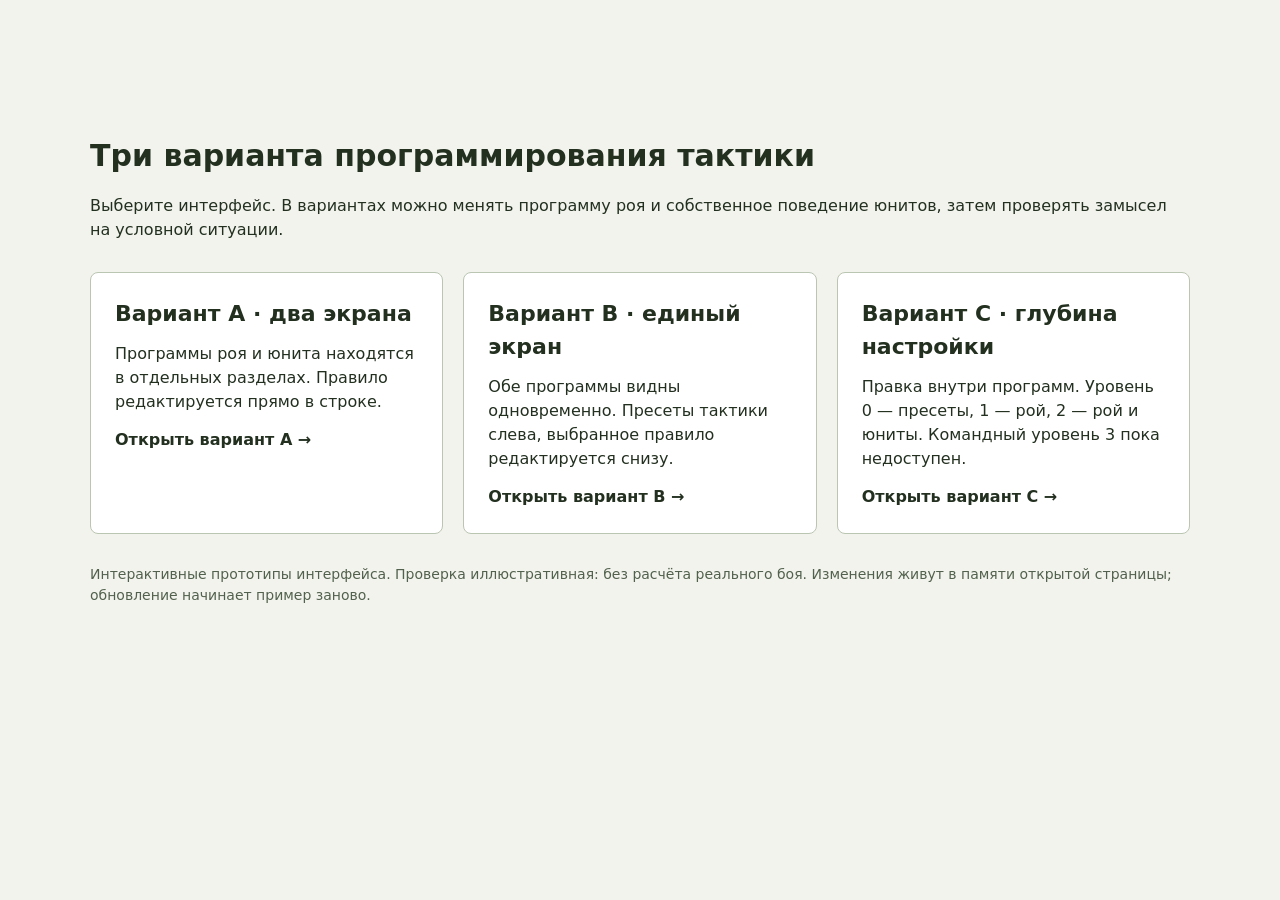
<file: index.html>
<!doctype html>
<html lang="ru"><head><meta charset="utf-8"><meta name="viewport" content="width=device-width, initial-scale=1"><meta name="robots" content="noindex, nofollow, noarchive"><title>SOTF — три варианта интерфейса</title>
<style>body{margin:0;background:#f2f3ed;color:#233020;font:16px/1.5 system-ui,Segoe UI,sans-serif}main{max-width:1100px;margin:10vh auto;padding:28px}h1{font-size:30px;line-height:1.2}.variants{display:grid;grid-template-columns:repeat(3,minmax(0,1fr));gap:20px;margin:30px 0}a{display:block;color:inherit;background:white;border:1px solid #bac5b2;border-radius:8px;padding:24px;text-decoration:none}a:hover,a:focus-visible{outline:3px solid #39582e;outline-offset:3px}h2{margin:0 0 12px;font-size:22px}p{margin:0 0 14px}.hint{font-size:14px;color:#52614d}@media(max-width:600px){.variants{grid-template-columns:1fr}main{margin:24px auto;padding:20px}}</style></head>
<body><main><h1>Три варианта программирования тактики</h1><p>Выберите интерфейс. В вариантах можно менять программу роя и собственное поведение юнитов, затем проверять замысел на условной ситуации.</p>
<div class="variants"><a href="./variant-a/"><h2>Вариант A · два экрана</h2><p>Программы роя и юнита находятся в отдельных разделах. Правило редактируется прямо в строке.</p><strong>Открыть вариант A →</strong></a><a href="./variant-b/"><h2>Вариант B · единый экран</h2><p>Обе программы видны одновременно. Пресеты тактики слева, выбранное правило редактируется снизу.</p><strong>Открыть вариант B →</strong></a><a href="./variant-c/"><h2>Вариант C · глубина настройки</h2><p>Правка внутри программ. Уровень 0 — пресеты, 1 — рой, 2 — рой и юниты. Командный уровень 3 пока недоступен.</p><strong>Открыть вариант C →</strong></a></div>
<p class="hint">Интерактивные прототипы интерфейса. Проверка иллюстративная: без расчёта реального боя. Изменения живут в памяти открытой страницы; обновление начинает пример заново.</p></main></body></html>
</file>
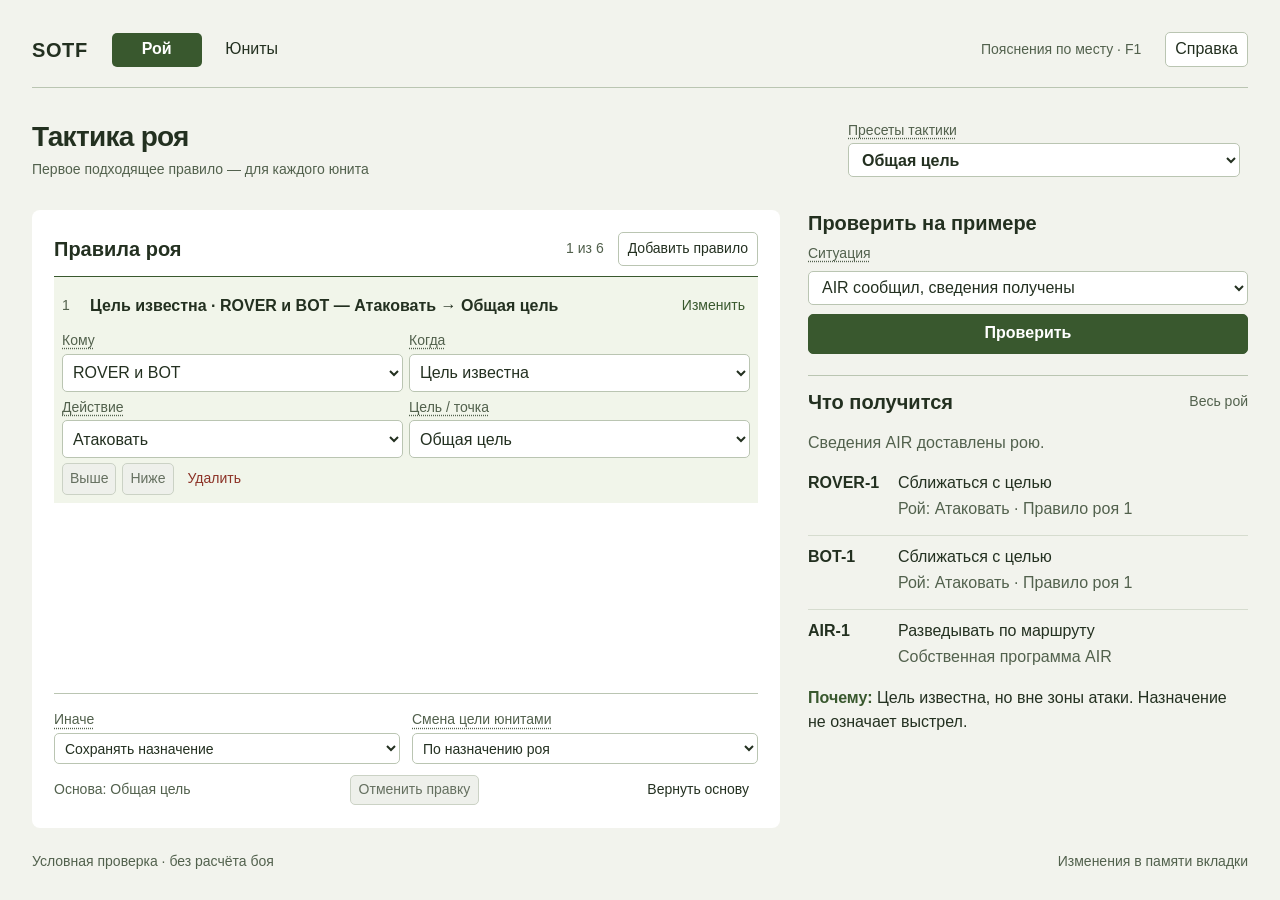
<file: variant-a/index.html>
<!doctype html>
<html lang="ru">
<head>
<meta name="robots" content="noindex, nofollow, noarchive">
  <meta charset="utf-8">
  <meta name="viewport" content="width=device-width,initial-scale=1">
  <meta name="color-scheme" content="light">
  <title>SOTF · Рой и Юниты · сокращённый вариант</title>
  <link rel="icon" href="data:image/svg+xml,%3Csvg xmlns='http://www.w3.org/2000/svg' viewBox='0 0 32 32'%3E%3Crect width='32' height='32' rx='5' fill='%2339582e'/%3E%3Cpath d='M8 10h16M8 16h16M8 22h16' stroke='white' stroke-width='3'/%3E%3C/svg%3E">
  <link rel="stylesheet" href="style.css">
  <script src="context-help.js" defer></script>
  <script src="destinations.js" defer></script>
  <script src="app.js" defer></script>
</head>
<body><div id="app"></div><noscript>Для проверки интерактивного прототипа включите JavaScript.</noscript></body>
</html>
</file>
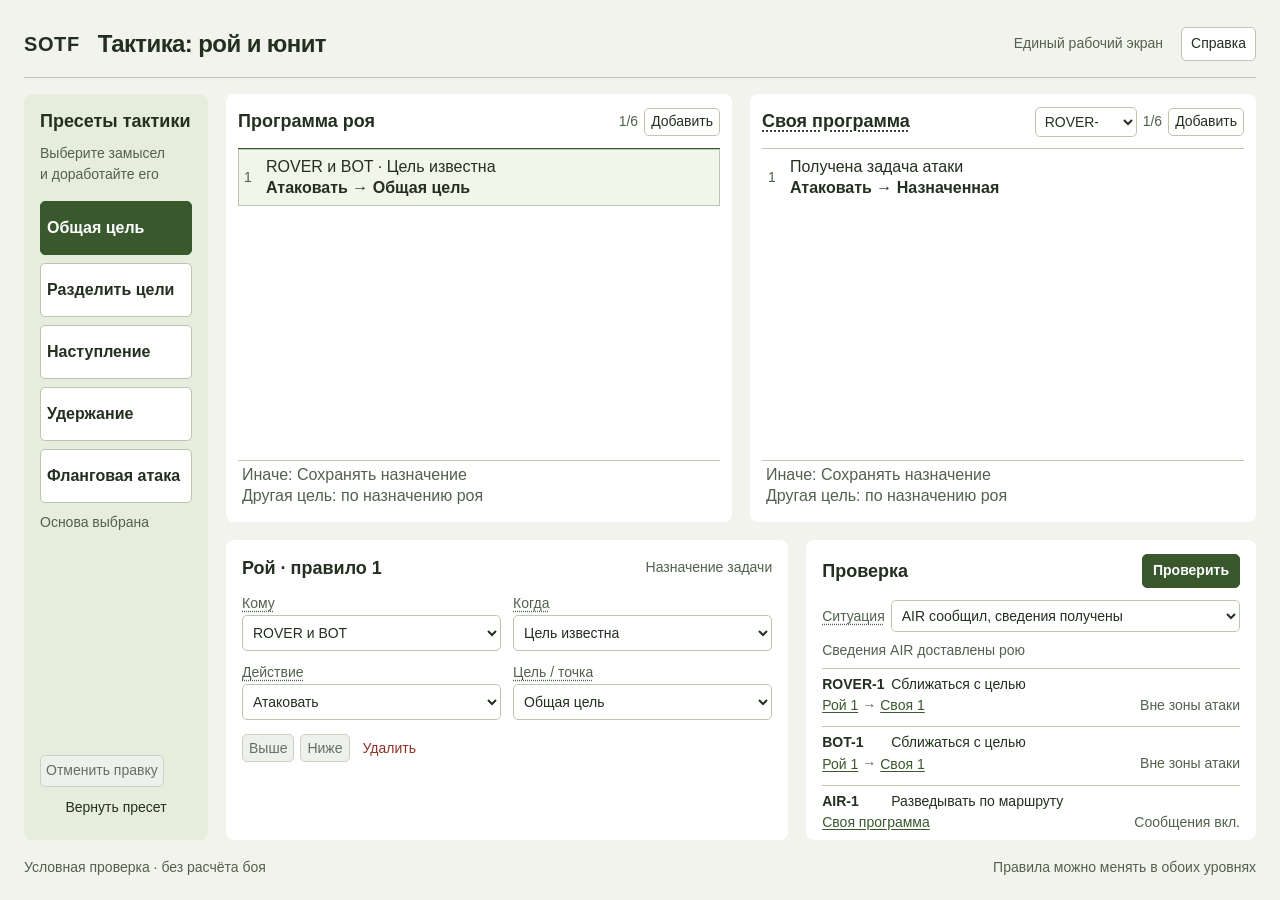
<file: variant-b/index.html>
<!doctype html>
<html lang="ru">
<head>
<meta name="robots" content="noindex, nofollow, noarchive">
  <meta charset="utf-8">
  <meta name="viewport" content="width=device-width,initial-scale=1">
  <meta name="color-scheme" content="light">
  <title>SOTF · Единое программирование тактики</title>
  <link rel="icon" href="data:image/svg+xml,%3Csvg xmlns='http://www.w3.org/2000/svg' viewBox='0 0 32 32'%3E%3Crect width='32' height='32' rx='5' fill='%2339582e'/%3E%3Cpath d='M8 10h16M8 16h16M8 22h16' stroke='white' stroke-width='3'/%3E%3C/svg%3E">
  <link rel="stylesheet" href="style.css">
  <script src="context-help.js" defer></script>
  <script src="destinations.js" defer></script>
  <script src="app.js" defer></script>
</head>
<body><div id="app"></div><noscript>Для проверки интерактивного прототипа включите JavaScript.</noscript></body>
</html>
</file>
<file: variant-a/style.css>
:root{--bg:#f2f3ed;--paper:#fff;--ink:#233020;--muted:#52614d;--accent:#39582e;--tint:#e6eddc;--line:#bac5b2;--danger:#8c3226;--focus:#365d29;font:16px/1.4 'Segoe UI',Arial,sans-serif;color:var(--ink);background:var(--bg);color-scheme:light}
*{box-sizing:border-box}body{margin:0}button,select,input{font:inherit;color:inherit}button,select{min-height:34px;border:1px solid var(--line);border-radius:5px;background:var(--paper);padding:5px 9px;cursor:pointer}select{width:100%;padding-right:24px}button:hover,select:hover{border-color:var(--accent);background:#f6f8f2}button:active{background:var(--tint)}button:disabled{cursor:default;color:#657060;background:#eef0eb;border-color:#cbd2c5}button:focus-visible,select:focus-visible,input:focus-visible,a:focus-visible,summary:focus-visible{outline:3px solid var(--focus);outline-offset:2px}::selection{background:#c9dbb8;color:#20311c}input{accent-color:var(--accent);caret-color:var(--accent)}a{color:var(--accent);text-underline-offset:3px}h1,h2,h3,p{margin:0}h1{font-size:28px;line-height:1.15;font-weight:650;letter-spacing:-.025em}h2{font-size:20px;line-height:1.2;font-weight:650}h3{font-size:16px}small,.muted{font-size:14px;color:var(--muted)}button{white-space:normal}.primary{background:var(--accent);color:white;border-color:var(--accent);font-weight:600}.primary:hover{background:#2e4925;color:white}.plain{background:transparent;border-color:transparent}.plain:hover{background:var(--tint)}.danger{color:var(--danger)}
.app{height:100dvh;min-height:680px;display:grid;grid-template-rows:54px 66px minmax(0,1fr)24px;gap:14px;padding:16px 22px;max-width:1500px;margin:auto}.topbar{display:flex;align-items:center;gap:24px;border-bottom:1px solid var(--line);padding-bottom:12px}.brand{font-size:20px;font-weight:750;letter-spacing:.03em}.topbar nav{display:flex;gap:5px;margin-right:auto}.topbar nav button{min-width:90px;border:0;background:transparent}.topbar nav button[aria-current=page]{background:var(--accent);color:white;font-weight:600}.topbar .muted{max-width:225px}.intro-row{display:flex;align-items:center;gap:20px;justify-content:space-between}.title-group{display:grid;gap:5px}.choice{width:min(400px,43%);display:grid;grid-template-columns:1fr auto;align-items:end;gap:8px}.choice label{display:block;font-size:14px;color:var(--muted)}.choice select{font-weight:600}.unit-choice{display:flex;gap:6px}.unit-choice button{flex:1;min-width:96px}.unit-choice button[aria-pressed=true]{background:var(--accent);color:white;border-color:var(--accent)}.workspace{min-height:0;display:grid;grid-template-columns:minmax(0,1.7fr) minmax(310px,1fr);gap:22px}.editor{min-height:0;background:var(--paper);padding:16px;display:flex;flex-direction:column;border-radius:8px}.editor-head{display:flex;align-items:center;gap:10px;margin-bottom:10px}.editor-head h2{margin-right:auto}.editor-head .count{font-size:14px;color:var(--muted);font-variant-numeric:tabular-nums}.editor-head button{font-size:14px}.rules{display:flex;flex-direction:column;min-height:0}.rule{border-top:1px solid var(--line);padding:5px 0}.rule.active{background:#f1f5ea;margin:0 -7px;padding:5px 7px;border-top-color:var(--accent)}.rule-top{display:grid;grid-template-columns:22px minmax(0,1fr) auto;align-items:center;gap:6px;min-height:34px}.rule-num{font-size:14px;color:var(--muted);font-variant-numeric:tabular-nums}.rule-sentence{font-size:14px;font-weight:550;line-height:1.35;text-align:left;background:transparent;border:0;padding:2px 0;min-height:30px}.rule-sentence:hover{background:transparent;color:var(--accent)}.edit-toggle{font-size:14px;padding:2px 5px;min-height:28px;border:0;background:transparent;color:var(--accent)}.rule-fields{display:grid;grid-template-columns:1.1fr 1.35fr .95fr 1.3fr;gap:6px;margin:4px 0}.field{min-width:0;font-size:14px;color:var(--muted)}.field span{display:block;margin-bottom:3px}.field select{font-size:14px;min-height:32px;padding:3px 21px 3px 6px;color:var(--ink)}.rule-fields.local{grid-template-columns:1.4fr 1fr 1.2fr}.rule-tools{display:flex;gap:6px;margin-top:5px}.rule-tools button{min-height:26px;font-size:14px;padding:2px 7px}.program-end{margin-top:auto;border-top:1px solid var(--line);padding-top:9px;display:grid;grid-template-columns:1fr 1fr;gap:8px}.program-end .field select{min-height:31px}.editor-bottom{display:flex;align-items:center;gap:8px;margin-top:10px;min-height:32px}.editor-bottom span{margin-right:auto;font-size:14px;color:var(--muted)}.editor-bottom button{font-size:14px;min-height:30px;padding:3px 8px}.empty{padding:28px 8px;line-height:1.6;color:var(--muted)}.route-list{margin:4px 0 14px;display:grid;gap:10px}.route-row{display:grid;grid-template-columns:22px minmax(0,1fr) auto;gap:8px;align-items:center}.route-row label{font-size:14px}.route-row button{font-size:14px}.air-note{font-size:14px;line-height:1.5;color:var(--muted);max-width:60ch;margin-top:5px}.air-settings{margin-top:10px;max-width:400px}.check-column{display:grid;grid-template-rows:auto minmax(0,1fr);gap:20px;min-height:0}.test-input{display:grid;gap:9px;padding:1px 0}.test-input .primary{min-height:40px}.test-input label{font-size:14px;color:var(--muted)}.test-input select{margin-top:4px}.result{border-top:1px solid var(--line);padding-top:14px;min-height:0;display:flex;flex-direction:column;gap:12px}.result-head{display:flex;align-items:center;gap:9px}.result-head h2{margin-right:auto}.result-note{font-size:14px;color:var(--muted);line-height:1.4}.result-rows{display:grid;gap:10px}.result-row{display:grid;grid-template-columns:78px minmax(0,1fr);gap:6px;padding-bottom:9px;border-bottom:1px solid #d6dccf;font-size:14px}.result-row strong{font-size:14px}.result-row p+p{margin-top:4px;color:var(--muted)}.result-row:last-child{border:0;padding-bottom:0}.trace{font-size:14px;line-height:1.4;color:var(--muted)}.reason{color:var(--ink);font-size:14px;line-height:1.45}.reason strong{color:var(--accent)}.notice{font-size:14px;padding:9px 10px;background:var(--tint);border-radius:5px;line-height:1.4}.notice.error{background:#f9e9e3;color:#762e24}.notice .actions{display:flex;gap:6px;margin-top:6px}.notice .actions button{font-size:14px;min-height:30px}.stale{color:#785212}.screen-foot{display:flex;justify-content:space-between;align-items:center;font-size:14px;color:var(--muted);gap:10px}.screen-foot span:last-child{white-space:nowrap}.help-popover{position:fixed;inset:78px 24px auto auto;width:440px;max-width:calc(100vw - 32px);margin:0;background:var(--paper);color:var(--ink);border:1px solid var(--line);border-radius:8px;padding:18px;box-shadow:0 12px 36px #23302026;font-size:14px}.help-popover::backdrop{background:transparent}.help-popover header{display:flex;align-items:center;justify-content:space-between;margin-bottom:12px}.help-popover label{display:block;margin:10px 0;color:var(--muted)}.help-popover select{display:block;margin-top:4px;font-size:14px}.help-current{font-size:14px;color:var(--muted);margin-bottom:10px}.help-copy{line-height:1.55;min-height:72px}.help-caption{margin-top:12px;color:var(--muted)}.toast{font-size:14px;color:var(--accent)}
@media(min-height:850px){.app{padding:24px 32px;grid-template-rows:64px 82px minmax(0,1fr)28px;gap:20px}.workspace{gap:28px;grid-template-columns:minmax(0,1.7fr) minmax(330px,1fr)}.editor{padding:22px}.rule{padding:8px 0}.rule.active{padding:8px}.rule-top{min-height:42px}.rule-sentence,.rule-fields .field,.rule-fields select{font-size:16px}.rule-fields select{min-height:38px}.rule-tools button{min-height:32px}.program-end{padding-top:16px;gap:12px}.result{gap:18px}.result-row{font-size:16px;gap:12px;padding-bottom:14px}.result-row strong{font-size:16px}.reason,.trace,.result-note{font-size:16px}}
@media(max-width:1050px){.app{padding:14px 16px;gap:12px;grid-template-rows:50px 64px minmax(0,1fr)22px}.workspace{gap:16px;grid-template-columns:minmax(0,1.8fr) minmax(305px,1fr)}.topbar{gap:16px}.topbar .muted{max-width:190px}.editor{padding:12px}.rule-fields{gap:4px}.rule-fields .field select{font-size:14px}.result{gap:10px;padding-top:10px}.check-column{gap:12px}.result-rows{gap:8px}.result-row{padding-bottom:7px;gap:5px;grid-template-columns:76px minmax(0,1fr)}.editor-head{gap:6px}.editor-head button{padding:4px 6px}}
@media(max-width:780px){.app{min-width:780px}.topbar .muted{display:none}}
h1{line-height:1.3}.editor-head .count{flex:none;white-space:nowrap;margin-right:4px}.rule{flex:none;padding:3px 0}.rule.active{margin:0;padding:3px 7px}.rule-top{min-height:28px}.rule-sentence{min-height:26px}.choice .notice{padding:0;background:transparent}.rules{flex-shrink:0}
@media(min-height:850px){.rule{padding:8px 0}.rule.active{padding:8px}.rule-top{min-height:42px}}
@media(prefers-reduced-motion:no-preference){button,select{transition:background-color .14s ease-out,border-color .14s ease-out}}
.field-caption{display:block;min-height:0;border:0;border-radius:0;padding:0;margin:0 0 3px;background:transparent;color:var(--muted);font-size:14px;font-weight:400;line-height:1.4;text-align:left;text-decoration:underline dotted;text-underline-offset:3px;cursor:help}
.field-caption:hover{background:transparent;color:var(--accent)}.field-caption:active{background:transparent}.route-field select{display:block}.tactic-field{min-width:0}.disabled-help{display:inline-flex;align-items:stretch;flex-shrink:0}.disabled-help>button{pointer-events:none}.disabled-help:focus-visible,[data-help-key]:focus-visible{outline:3px solid var(--focus);outline-offset:2px}[data-help-key]{cursor:help}
.context-help-trigger{position:fixed;z-index:15;display:flex;align-items:center;gap:4px;font-size:14px;line-height:1.4;min-height:28px;padding:3px 6px;white-space:nowrap;background:var(--paper);border-color:var(--accent);box-shadow:0 3px 10px #2330201a}.context-help-trigger[hidden]{display:none}.context-help-trigger svg{width:16px;height:16px;fill:none;stroke:currentColor;stroke-width:1.5;flex:none}
.context-help{position:fixed;inset:auto;margin:0;width:360px;max-width:calc(100vw - 16px);padding:16px;background:var(--paper);color:var(--ink);border:1px solid var(--line);border-radius:8px;box-shadow:0 10px 32px #23302026;font-size:14px;line-height:1.45;overflow:visible}.context-help::backdrop{background:transparent}.context-help header{display:flex;align-items:start;justify-content:space-between;gap:12px;margin-bottom:12px}.context-help h2{font-size:18px;line-height:1.3}.context-help button{font-size:14px}.context-close{flex:none;min-height:28px;padding:2px 5px}.context-selected{margin-bottom:10px;color:var(--muted)}.context-option-label{display:block;font-size:14px;color:var(--muted)}.context-option-label select{display:block;margin-top:4px;font-size:14px}.context-reading{margin:8px 0;color:var(--accent);font-size:14px}.context-copy{line-height:1.5}.context-limit{margin-top:10px;color:var(--muted);line-height:1.45}.context-keys{border-top:1px solid var(--line);padding-top:9px;margin-top:12px;color:var(--muted);font-size:14px}
.context-help header{margin-bottom:8px}.context-selected{margin-bottom:8px}.context-option-label{display:grid;grid-template-columns:auto minmax(0,1fr);gap:8px;align-items:center}.context-option-label select{margin:0}.context-copy{margin-top:10px}.context-details{margin-top:10px;color:var(--muted)}.context-details summary{cursor:pointer;color:var(--accent);text-decoration:underline;text-underline-offset:3px}.context-details p{margin-top:8px}.context-help [hidden]{display:none}
.context-option-label{display:block}.context-option-label select{margin-top:4px}
.rule-fields:not(.local){grid-template-columns:1fr 1fr}
@media(max-width:1050px){.rule:not(.active){padding:2px 0}.rule.active .rule-top{min-height:26px}.rule.active .rule-fields{margin:3px 0;row-gap:3px}.rule.active .rule-tools{margin-top:3px}}
</file>
<file: variant-b/style.css>
:root{--bg:#f2f3ed;--paper:#fff;--ink:#233020;--muted:#52614d;--accent:#39582e;--tint:#e6eddc;--line:#bac5b2;--danger:#8c3226;--focus:#365d29;font:16px/1.4 'Segoe UI',Arial,sans-serif;color:var(--ink);background:var(--bg);color-scheme:light}
*{box-sizing:border-box}body{margin:0}button,select,input{font:inherit;color:inherit}button,select{min-height:34px;border:1px solid var(--line);border-radius:5px;background:var(--paper);padding:5px 9px;cursor:pointer}select{width:100%;padding-right:24px}button:hover,select:hover{border-color:var(--accent);background:#f6f8f2}button:active{background:var(--tint)}button:disabled{cursor:default;color:#657060;background:#eef0eb;border-color:#cbd2c5}button:focus-visible,select:focus-visible,input:focus-visible,a:focus-visible,summary:focus-visible{outline:3px solid var(--focus);outline-offset:2px}::selection{background:#c9dbb8;color:#20311c}input{accent-color:var(--accent);caret-color:var(--accent)}a{color:var(--accent);text-underline-offset:3px}h1,h2,h3,p{margin:0}h1{font-size:28px;line-height:1.15;font-weight:650;letter-spacing:-.025em}h2{font-size:20px;line-height:1.2;font-weight:650}h3{font-size:16px}small,.muted{font-size:14px;color:var(--muted)}button{white-space:normal}.primary{background:var(--accent);color:white;border-color:var(--accent);font-weight:600}.primary:hover{background:#2e4925;color:white}.plain{background:transparent;border-color:transparent}.plain:hover{background:var(--tint)}.danger{color:var(--danger)}

.field-caption{display:block;min-height:0;border:0;border-radius:0;padding:0;margin:0 0 3px;background:transparent;color:var(--muted);font-size:14px;font-weight:400;line-height:1.4;text-align:left;text-decoration:underline dotted;text-underline-offset:3px;cursor:help}
.field-caption:hover{background:transparent;color:var(--accent)}.field-caption:active{background:transparent}.route-field select{display:block}.tactic-field{min-width:0}.disabled-help{display:inline-flex;align-items:stretch;flex-shrink:0}.disabled-help>button{pointer-events:none}.disabled-help:focus-visible,[data-help-key]:focus-visible{outline:3px solid var(--focus);outline-offset:2px}[data-help-key]{cursor:help}
.context-help-trigger{position:fixed;z-index:15;display:flex;align-items:center;gap:4px;font-size:14px;line-height:1.4;min-height:28px;padding:3px 6px;white-space:nowrap;background:var(--paper);border-color:var(--accent);box-shadow:0 3px 10px #2330201a}.context-help-trigger[hidden]{display:none}.context-help-trigger svg{width:16px;height:16px;fill:none;stroke:currentColor;stroke-width:1.5;flex:none}
.context-help{position:fixed;inset:auto;margin:0;width:360px;max-width:calc(100vw - 16px);padding:16px;background:var(--paper);color:var(--ink);border:1px solid var(--line);border-radius:8px;box-shadow:0 10px 32px #23302026;font-size:14px;line-height:1.45;overflow:visible}.context-help::backdrop{background:transparent}.context-help header{display:flex;align-items:start;justify-content:space-between;gap:12px;margin-bottom:12px}.context-help h2{font-size:18px;line-height:1.3}.context-help button{font-size:14px}.context-close{flex:none;min-height:28px;padding:2px 5px}.context-selected{margin-bottom:10px;color:var(--muted)}.context-option-label{display:block;font-size:14px;color:var(--muted)}.context-option-label select{display:block;margin-top:4px;font-size:14px}.context-reading{margin:8px 0;color:var(--accent);font-size:14px}.context-copy{line-height:1.5}.context-limit{margin-top:10px;color:var(--muted);line-height:1.45}.context-keys{border-top:1px solid var(--line);padding-top:9px;margin-top:12px;color:var(--muted);font-size:14px}
.context-help header{margin-bottom:8px}.context-selected{margin-bottom:8px}.context-option-label{display:grid;grid-template-columns:auto minmax(0,1fr);gap:8px;align-items:center}.context-option-label select{margin:0}.context-copy{margin-top:10px}.context-details{margin-top:10px;color:var(--muted)}.context-details summary{cursor:pointer;color:var(--accent);text-decoration:underline;text-underline-offset:3px}.context-details p{margin-top:8px}.context-help [hidden]{display:none}
.context-option-label{display:block}.context-option-label select{margin-top:4px}
.app{height:100dvh;min-height:720px;padding:12px;display:grid;grid-template-rows:48px minmax(0,1fr)20px;gap:10px;max-width:1500px;margin:auto}
.topbar{display:flex;align-items:center;gap:18px;border-bottom:1px solid var(--line);padding-bottom:10px}.brand{font-size:20px;font-weight:750;letter-spacing:.03em}.topbar h1{font-size:24px;line-height:1.3;letter-spacing:-.025em;font-weight:650;margin-right:auto}.surface-note{font-size:14px;color:var(--muted)}.topbar>button{font-size:14px}
.workspace{display:grid;grid-template-columns:156px minmax(0,1fr) minmax(0,1fr);grid-template-rows:minmax(0,1fr) 266px;gap:12px;min-height:0}
.presets{grid-column:1;grid-row:1/3;display:flex;flex-direction:column;padding:12px;background:var(--tint);border-radius:8px;min-height:0}.presets h2{font-size:18px;line-height:1.25;font-weight:650}.preset-intro{font-size:14px;line-height:1.3;color:var(--muted);margin:10px 0 12px}.preset-list{display:grid;gap:6px}.preset-list button{font-size:14px;font-weight:600;min-height:43px;padding:6px;line-height:1.25;text-align:left}.preset-list button[aria-pressed=true]{background:var(--accent);border-color:var(--accent);color:white}.preset-list button[data-pending=true]{outline:2px solid var(--focus);outline-offset:1px}.preset-state{font-size:14px;color:var(--muted);margin-top:10px}.preset-bottom{display:grid;gap:5px;margin-top:auto;padding-top:12px}.preset-bottom button{font-size:14px;min-height:32px;padding:3px 5px}.preset-guard{margin-top:10px;display:grid;gap:5px;font-size:14px;line-height:1.3}.preset-guard strong{font-size:14px}.preset-guard button{min-height:32px;font-size:14px;padding:3px 4px}
.program{display:flex;flex-direction:column;min-width:0;min-height:0;padding:8px;background:var(--paper);border-radius:8px}.program.swarm{grid-column:2;grid-row:1}.program.units{grid-column:3;grid-row:1}.program-head{display:flex;align-items:center;gap:6px;min-height:32px;margin-bottom:4px}.program-head h2{font-size:18px;font-weight:650;line-height:1.2;margin-right:auto}.program-head button{min-height:28px;font-size:14px;padding:3px 6px}.program-head .program-caption{min-height:0;font-size:18px;line-height:1.2;font-weight:650;color:var(--ink);padding:0;border:0;border-radius:0;background:transparent;text-decoration:underline dotted;text-underline-offset:3px}.program-head .program-caption:hover{background:transparent;color:var(--accent)}.program-head select{font-size:14px;min-height:30px;width:102px;padding:3px 22px 3px 5px}.program-head .count{font-size:14px;color:var(--muted);font-variant-numeric:tabular-nums;white-space:nowrap;flex:none}.program-list{min-height:0}.program-rule{display:grid;grid-template-columns:18px minmax(0,1fr);gap:4px;width:100%;text-align:left;font-size:14px;line-height:1.18;padding:2px 4px;min-height:37px;border:0;border-top:1px solid var(--line);border-radius:0;background:transparent;align-items:center}.program-rule>span:last-child{display:grid;gap:1px;min-width:0}.program-rule strong{font-size:14px;font-weight:550;line-height:1.18}.program-rule .rule-number{font-size:14px;font-variant-numeric:tabular-nums;color:var(--muted)}.program-rule:hover{background:#f6f8f2}.program-rule.is-selected{background:#f1f5ea;border-top-color:var(--accent);box-shadow:inset 0 0 0 1px var(--line)}.program-settings{margin-top:auto;min-height:40px;padding:3px 4px;border:0;border-top:1px solid var(--line);border-radius:0;background:transparent;text-align:left;font-size:14px;line-height:1.2;color:var(--muted)}.program-settings.is-selected{background:#f1f5ea;color:var(--ink)}.empty{font-size:14px;color:var(--muted);padding:20px 8px;line-height:1.5}.air-note{font-size:14px;line-height:1.35;color:var(--muted);margin:12px 4px}
.edit-check{grid-column:2/4;grid-row:2;display:grid;grid-template-columns:minmax(0,1.35fr) minmax(0,1fr);gap:12px;min-height:0}.inspector,.checker{min-height:0;padding:10px 12px;background:var(--paper);border-radius:8px}.inspector>header,.checker>header{display:flex;align-items:center;gap:8px;min-height:28px;margin-bottom:7px}.inspector h2,.checker h2{font-size:18px;line-height:1.25;font-weight:650;margin-right:auto}.inspector-kind{font-size:14px;color:var(--muted);white-space:nowrap}.inspector-fields{display:grid;grid-template-columns:1fr 1fr;gap:7px 8px}.inspector-fields.unit-fields .field:last-child{grid-column:1/3}.field{min-width:0;font-size:14px;color:var(--muted)}.field select{font-size:14px;min-height:32px;padding:3px 23px 3px 6px;color:var(--ink)}.field-caption{font-size:14px;line-height:1.3;margin-bottom:3px}.rule-tools{display:flex;align-items:center;gap:6px;margin-top:8px;flex-wrap:wrap}.rule-tools button,.inspector>button{font-size:14px;min-height:28px;padding:3px 6px}.inspector-note{font-size:14px;line-height:1.4;color:var(--muted);margin:10px 0}.checker>header{margin-bottom:4px}.checker .primary{font-size:14px;min-height:30px;padding:4px 10px}.situation-field{display:grid;grid-template-columns:auto minmax(0,1fr);align-items:center;gap:6px}.situation-field select{font-size:14px;min-height:32px;padding:3px 23px 3px 6px}.situation-field .field-caption{margin:0}.trace{font-size:14px;color:var(--muted);line-height:1.25;margin:7px 0 3px}.results{display:grid;gap:4px}.result-row{font-size:14px;line-height:1.25;border-top:1px solid var(--line);padding-top:4px}.result-main{display:grid;grid-template-columns:65px minmax(0,1fr);gap:4px;align-items:baseline}.result-main strong{font-size:14px;font-weight:650}.result-source{display:flex;align-items:center;gap:4px;min-height:22px;color:var(--muted);font-size:14px}.result-source button{font-size:14px;line-height:1.2;min-height:21px;border:0;border-radius:0;padding:1px 0;background:transparent;color:var(--accent);text-decoration:underline;text-underline-offset:2px;white-space:nowrap}.result-source button:hover{background:var(--tint)}.brief-reason{font-size:14px;margin-left:auto}.stale,.check-hint{font-size:14px;line-height:1.45;color:var(--muted);margin-top:12px}.stale{color:#785212}.screen-foot{display:flex;align-items:center;justify-content:space-between;gap:10px;font-size:14px;line-height:1.25;color:var(--muted)}.screen-foot span:last-child{white-space:nowrap}
@media(min-height:850px){.app{padding:20px 24px;grid-template-rows:58px minmax(0,1fr)24px;gap:16px}.workspace{grid-template-columns:184px minmax(0,1fr) minmax(0,1fr);grid-template-rows:minmax(0,1fr) 300px;gap:18px}.presets{padding:16px}.preset-list{gap:8px}.preset-list button{min-height:54px;font-size:16px}.preset-intro{line-height:1.5;margin-bottom:16px}.program{padding:12px}.program-head{margin-bottom:10px}.program-rule{min-height:58px;padding:7px 6px;font-size:16px;line-height:1.25}.program-rule strong{font-size:16px;line-height:1.25}.program-settings{min-height:50px;font-size:16px;line-height:1.3}.edit-check{grid-template-columns:minmax(0,1.25fr) minmax(0,1fr);gap:18px}.inspector,.checker{padding:14px 16px}.inspector>header,.checker>header{margin-bottom:12px}.inspector-fields{gap:12px}.field select{min-height:36px}.rule-tools{margin-top:14px}.checker .primary{min-height:34px}.trace{margin:10px 0 8px}.results{gap:8px}.result-row{padding-top:7px}.result-source{min-height:25px}}
@media(max-width:1050px){.surface-note{display:none}.inspector-kind{font-size:14px}.program-head h2,.program-head .program-caption{font-size:18px}.program-head select{width:95px}.program-head{gap:4px}.program-head button{padding:3px 4px}.inspector,.checker{padding:9px 10px}.edit-check{grid-template-columns:minmax(0,1.4fr) minmax(0,1fr)}}
@media(prefers-reduced-motion:no-preference){button,select{transition:background-color .14s ease-out,border-color .14s ease-out}}
@media(max-width:1050px){.program-head select{width:102px}.situation-field{display:block}.situation-field .field-caption{margin-bottom:3px}.checker .trace{margin-top:5px;margin-bottom:2px}.checker .results{gap:2px}.checker .result-source{min-height:21px}}
</file>
